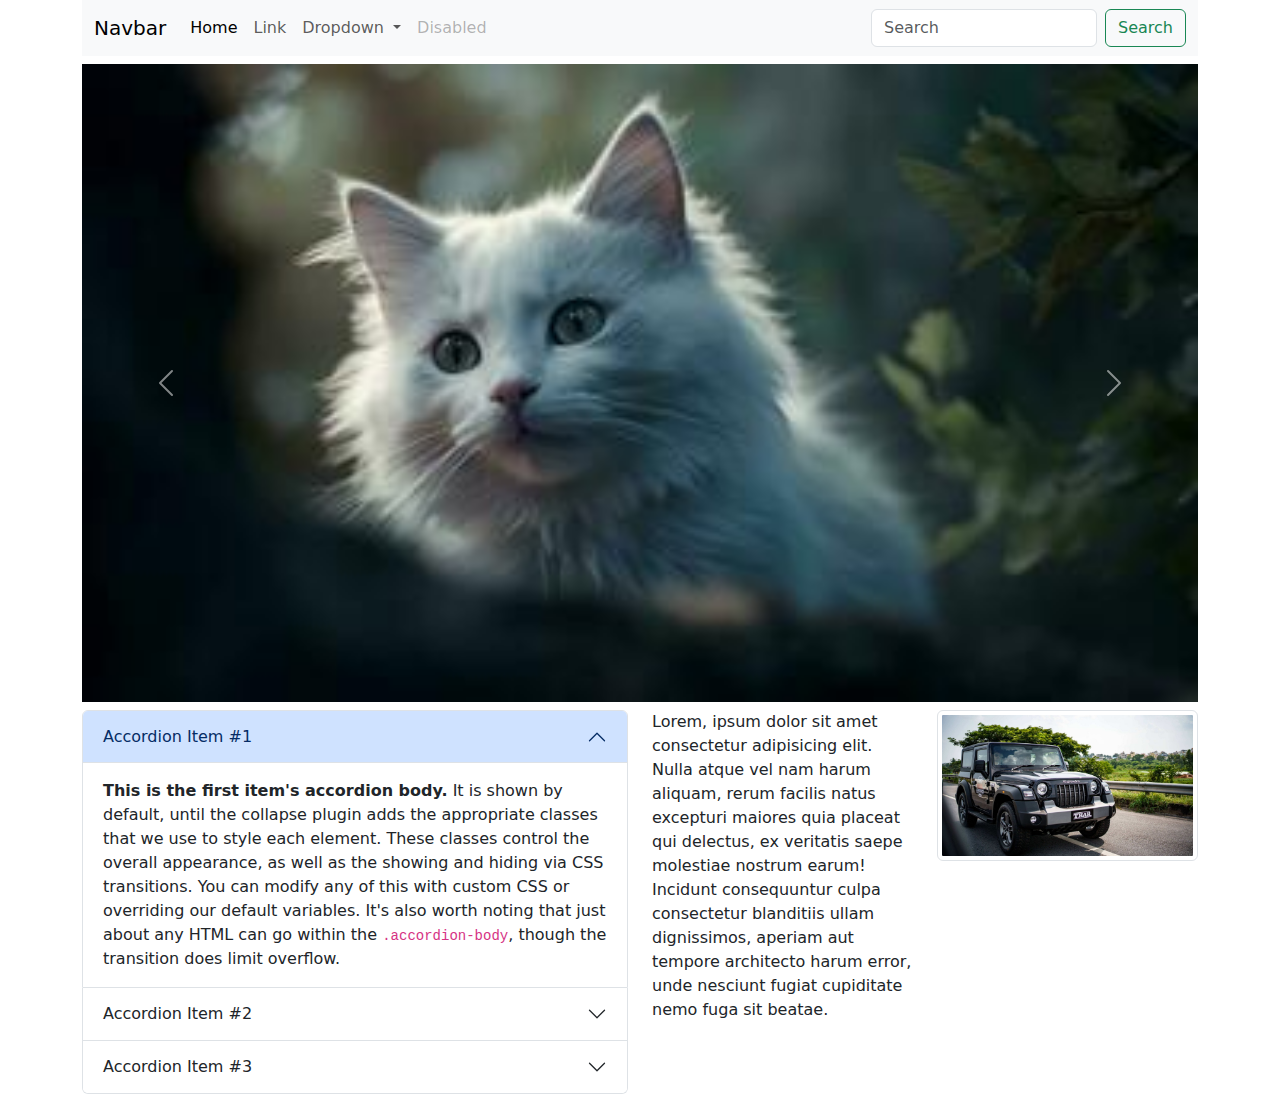
<file: index.html>
<!DOCTYPE html>
<html lang="en">
<head>
    <meta charset="UTF-8">
    <meta name="viewport" content="width=device-width, initial-scale=1.0">
    <title>Document</title>
</head>
<link href="https://cdn.jsdelivr.net/npm/bootstrap@5.1.3/dist/css/bootstrap.min.css" rel="stylesheet">
<script src="https://cdn.jsdelivr.net/npm/bootstrap@5.1.3/dist/js/bootstrap.bundle.min.js"></script>
<body>
    <div class="container">
    <div class="row">
        <div class="col-md-12">
            <nav class="navbar navbar-expand-lg bg-light">
                <div class="container-fluid">
                  <a class="navbar-brand" href="#">Navbar</a>
                  <button class="navbar-toggler" type="button" data-bs-toggle="collapse" data-bs-target="#navbarSupportedContent" aria-controls="navbarSupportedContent" aria-expanded="false" aria-label="Toggle navigation">
                    <span class="navbar-toggler-icon"></span>
                  </button>
                  <div class="collapse navbar-collapse" id="navbarSupportedContent">
                    <ul class="navbar-nav me-auto mb-2 mb-lg-0">
                      <li class="nav-item">
                        <a class="nav-link active" aria-current="page" href="#">Home</a>
                      </li>
                      <li class="nav-item">
                        <a class="nav-link" href="#">Link</a>
                      </li>
                      <li class="nav-item dropdown">
                        <a class="nav-link dropdown-toggle" href="#" role="button" data-bs-toggle="dropdown" aria-expanded="false">
                          Dropdown
                        </a>
                        <ul class="dropdown-menu">
                          <li><a class="dropdown-item" href="#">Action</a></li>
                          <li><a class="dropdown-item" href="#">Another action</a></li>
                          <li><hr class="dropdown-divider"></li>
                          <li><a class="dropdown-item" href="#">Something else here</a></li>
                        </ul>
                      </li>
                      <li class="nav-item">
                        <a class="nav-link disabled">Disabled</a>
                      </li>
                    </ul>
                    <form class="d-flex" role="search">
                      <input class="form-control me-2" type="search" placeholder="Search" aria-label="Search">
                      <button class="btn btn-outline-success" type="submit">Search</button>
                    </form>
                  </div>
                </div>
              </nav>
        </div>
    </div>
    <div class="row mt-2">
        <div class="col-md-12">
            <div id="carouselExampleControls" class="carousel slide" data-bs-ride="carousel">
                <div class="carousel-inner">
                  <div class="carousel-item active">
                    <img src="img/cat6.jpg" class="d-block w-100" alt="...">
                  </div>
                  <div class="carousel-item">
                    <img src="img/cat5.jpg" class="d-block w-100" alt="...">
                  </div>
                  <div class="carousel-item">
                    <img src="img/cat2.jpg" class="d-block w-100" alt="...">
                  </div>
                </div>
                <button class="carousel-control-prev" type="button" data-bs-target="#carouselExampleControls" data-bs-slide="prev">
                  <span class="carousel-control-prev-icon" aria-hidden="true"></span>
                  <span class="visually-hidden">Previous</span>
                </button>
                <button class="carousel-control-next" type="button" data-bs-target="#carouselExampleControls" data-bs-slide="next">
                  <span class="carousel-control-next-icon" aria-hidden="true"></span>
                  <span class="visually-hidden">Next</span>
                </button>
              </div>
        </div>
    </div>
    <div class="row mt-2">
        <div class="col-md-6 orange">
            <div class="accordion" id="accordionExample">
                <div class="accordion-item">
                  <h2 class="accordion-header" id="headingOne">
                    <button class="accordion-button" type="button" data-bs-toggle="collapse" data-bs-target="#collapseOne" aria-expanded="true" aria-controls="collapseOne">
                      Accordion Item #1
                    </button>
                  </h2>
                  <div id="collapseOne" class="accordion-collapse collapse show" aria-labelledby="headingOne" data-bs-parent="#accordionExample">
                    <div class="accordion-body">
                      <strong>This is the first item's accordion body.</strong> It is shown by default, until the collapse plugin adds the appropriate classes that we use to style each element. These classes control the overall appearance, as well as the showing and hiding via CSS transitions. You can modify any of this with custom CSS or overriding our default variables. It's also worth noting that just about any HTML can go within the <code>.accordion-body</code>, though the transition does limit overflow.
                    </div>
                  </div>
                </div>
                <div class="accordion-item">
                  <h2 class="accordion-header" id="headingTwo">
                    <button class="accordion-button collapsed" type="button" data-bs-toggle="collapse" data-bs-target="#collapseTwo" aria-expanded="false" aria-controls="collapseTwo">
                      Accordion Item #2
                    </button>
                  </h2>
                  <div id="collapseTwo" class="accordion-collapse collapse" aria-labelledby="headingTwo" data-bs-parent="#accordionExample">
                    <div class="accordion-body">
                      <strong>This is the second item's accordion body.</strong> It is hidden by default, until the collapse plugin adds the appropriate classes that we use to style each element. These classes control the overall appearance, as well as the showing and hiding via CSS transitions. You can modify any of this with custom CSS or overriding our default variables. It's also worth noting that just about any HTML can go within the <code>.accordion-body</code>, though the transition does limit overflow.
                    </div>
                  </div>
                </div>
                <div class="accordion-item">
                  <h2 class="accordion-header" id="headingThree">
                    <button class="accordion-button collapsed" type="button" data-bs-toggle="collapse" data-bs-target="#collapseThree" aria-expanded="false" aria-controls="collapseThree">
                      Accordion Item #3
                    </button>
                  </h2>
                  <div id="collapseThree" class="accordion-collapse collapse" aria-labelledby="headingThree" data-bs-parent="#accordionExample">
                    <div class="accordion-body">
                      <strong>This is the third item's accordion body.</strong> It is hidden by default, until the collapse plugin adds the appropriate classes that we use to style each element. These classes control the overall appearance, as well as the showing and hiding via CSS transitions. You can modify any of this with custom CSS or overriding our default variables. It's also worth noting that just about any HTML can go within the <code>.accordion-body</code>, though the transition does limit overflow.
                    </div>
                  </div>
                </div>
              </div>
        </div>
        <div class="col-md-6 lightyellow">
            <div class="row">
                <div class="col-md-6">
                    <p>
                        Lorem, ipsum dolor sit amet consectetur adipisicing elit. Nulla atque vel nam harum aliquam, rerum facilis natus excepturi maiores quia placeat qui delectus, ex veritatis saepe molestiae nostrum earum! Incidunt consequuntur culpa consectetur blanditiis ullam dignissimos, aperiam aut tempore architecto harum error, unde nesciunt fugiat cupiditate nemo fuga sit beatae.
                    </p>
                </div>
                <div class="col-md-6">
                    <img src="img/mthar.jpg" class="img-thumbnail">
                </div>
            </div>
       
        </div>
    </div>
    </div>
    <script src="https://cdn.jsdelivr.net/npm/@popperjs/core@2.10.2/dist/umd/popper.min.js"></script>
<script src="https://cdn.jsdelivr.net/npm/bootstrap@5.1.3/dist/js/bootstrap.min.js"></script>
</body>
</html>
</file>
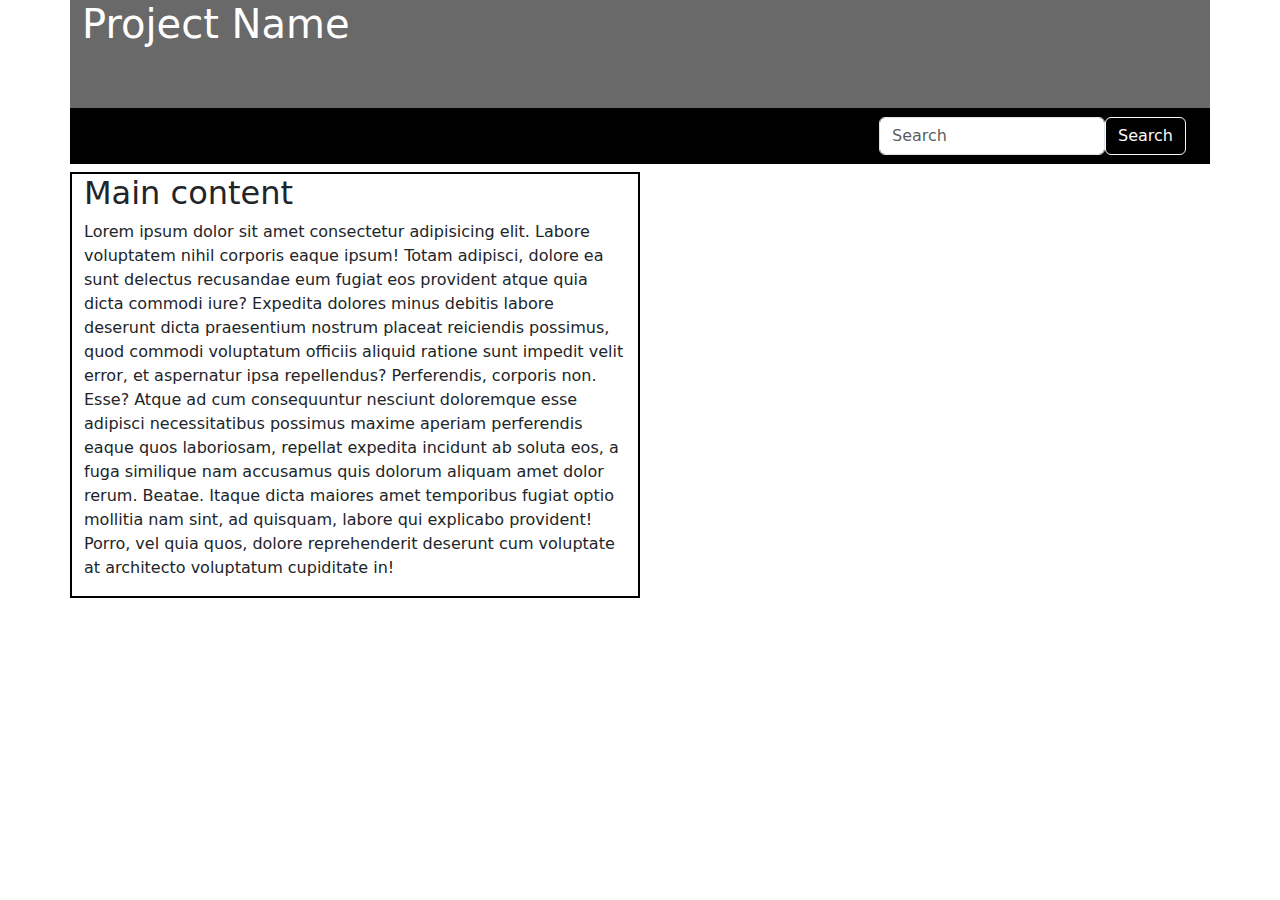
<file: template.html>
<!DOCTYPE html>
<html lang="en">
<head>
    <meta charset="UTF-8">
    <meta name="viewport" content="width=device-width, initial-scale=1.0">
    <title>Document</title>
    <link rel="stylesheet" href="css/style1.css"/>
</head>
<link href="https://cdn.jsdelivr.net/npm/bootstrap@5.1.3/dist/css/bootstrap.min.css" rel="stylesheet">
<script src="https://cdn.jsdelivr.net/npm/bootstrap@5.1.3/dist/js/bootstrap.bundle.min.js"></script>
<body>
    <div class="container">
        <div class="row">
            <div class="col-md-12 gray">
                <h1>Project Name</h1>
            </div>
        </div>
        <div class="row">
            <div class="col-md-12 black">
                <nav class="navbar navbar-expand-lg">
                    <div class="container">
                      <a class="navbar-brand" href="#">Navbar</a>
                      <button class="navbar-toggler navbar-toggler-light-text" type="button" data-bs-toggle="collapse" data-bs-target="#navbarSupportedContent" aria-controls="navbarSupportedContent" aria-expanded="false" aria-label="Toggle navigation">
                        <span class="navbar-toggler-light-text"></span>
                      </button>
                      <div class="collapse navbar-collapse" id="navbarSupportedContent">
                        <ul class="navbar-nav me-auto mb-2 mb-lg-0">
                          <li class="nav-item">
                            <a class="nav-link active" aria-current="page" href="#">Link</a>
                          </li>
                          <li class="nav-item">
                            <a class="nav-link" href="#">Link</a>
                          </li>
                          <li class="nav-item dropdown">
                            <a class="nav-link" href="#" role="button" data-bs-toggle="dropdown" aria-expanded="false">
                              Link
                            </a>
                          </li>
                          <li class="nav-item">
                            <a class="nav-link" aria-disabled="true">Link</a>
                          </li>
                        </ul>
                        <form class="d-flex" role="search">
                          <input class="form-control" type="search" placeholder="Search" aria-label="Search">
                          <button class="btn btn-outline-light" type="submit">Search</button>
                        </form>
                      </div>
                    </div>
                  </nav>
            </div>
        </div>
    <div class="row">
        <div class="col-md-6 main-content mt-2">
            <h2>Main content</h2>
            <p>Lorem ipsum dolor sit amet consectetur adipisicing elit. Labore voluptatem nihil corporis eaque ipsum! Totam adipisci, dolore ea sunt delectus recusandae eum fugiat eos provident atque quia dicta commodi iure?
            Expedita dolores minus debitis labore deserunt dicta praesentium nostrum placeat reiciendis possimus, quod commodi voluptatum officiis aliquid ratione sunt impedit velit error, et aspernatur ipsa repellendus? Perferendis, corporis non. Esse?
            Atque ad cum consequuntur nesciunt doloremque esse adipisci necessitatibus possimus maxime aperiam perferendis eaque quos laboriosam, repellat expedita incidunt ab soluta eos, a fuga similique nam accusamus quis dolorum aliquam amet dolor rerum. Beatae.
            Itaque dicta maiores amet temporibus fugiat optio mollitia nam sint, ad quisquam, labore qui explicabo provident! Porro, vel quia quos, dolore reprehenderit deserunt cum voluptate at architecto voluptatum cupiditate in!</p>
        </div>
    </div>
    </div>
<script src="https://cdn.jsdelivr.net/npm/@popperjs/core@2.10.2/dist/umd/popper.min.js"></script>
<script src="https://cdn.jsdelivr.net/npm/bootstrap@5.1.3/dist/js/bootstrap.min.js"></script>
</body>
</html>
</file>
<file: css/style1.css>
.gray{
    background-color: dimgrey;
    color: #ffffff;
    min-height: 12vh;
}
.black{
    background-color: black;
    color: white;
}
.main-content{
border: 2px solid black;    
}
</file>
